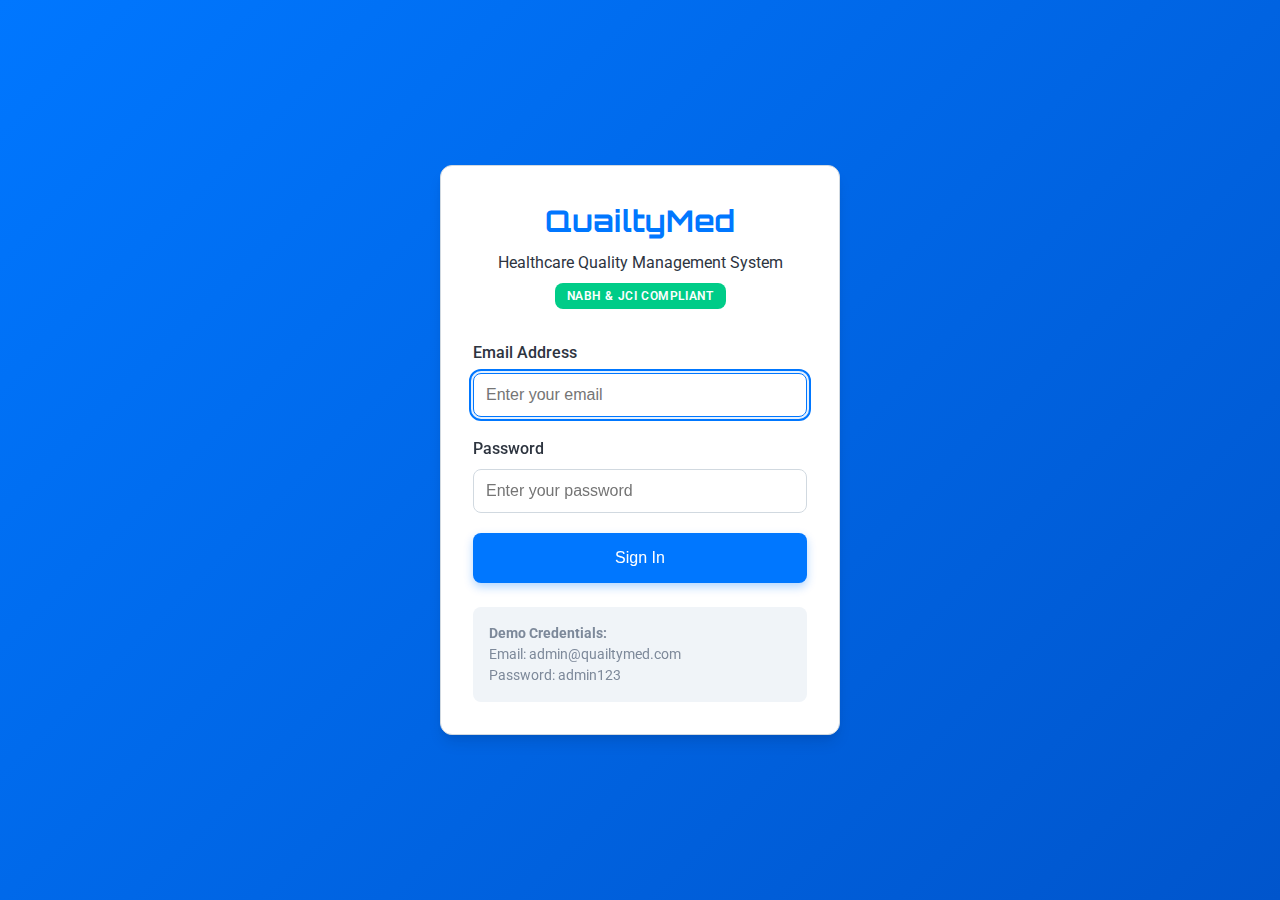
<file: index.html>
<!DOCTYPE html>
<html lang="en">
<head>
    <meta charset="UTF-8">
    <meta name="viewport" content="width=device-width, initial-scale=1.0">
    <title>QuailtyMed - Healthcare Quality Management System</title>
    <meta name="description" content="NABH and JCI compliant healthcare quality management system">
    
    <link rel="stylesheet" href="css/style.css">
    
    <link rel="manifest" href="manifest.json">
    <meta name="theme-color" content="#1e40af">
    
    <link rel="icon" type="image/x-icon" href="assets/favicon.ico">
    <link rel="apple-touch-icon" href="assets/profile.jpg">
    
    <link rel="preload" href="js/app.js" as="script">
    <link rel="preload" href="js/api.js" as="script">
    
    <link rel="preconnect" href="https://fonts.googleapis.com">
    <link rel="preconnect" href="https://fonts.gstatic.com" crossorigin>
    <link href="https://fonts.googleapis.com/css2?family=Orbitron:wght@400;500;700&family=Roboto:wght@400;500;700&display=swap" rel="stylesheet">
</head>
<body>
    <div id="loadingOverlay" class="loading-overlay">
        <div class="loading-spinner"></div>
        <p>Loading QuailtyMed...</p>
    </div>

    <div id="loginScreen" class="login-screen">
        <div class="login-container">
            <div class="login-header">
                <h1>QuailtyMed</h1>
                <p>Healthcare Quality Management System</p>
                <p class="compliance-badge">NABH & JCI Compliant</p>
            </div>
            
            <form id="loginForm" class="login-form">
                <div class="form-group">
                    <label for="email">Email Address</label>
                    <input type="email" id="email" name="email" required 
                           placeholder="Enter your email" autocomplete="username">
                </div>
                
                <div class="form-group">
                    <label for="password">Password</label>
                    <input type="password" id="password" name="password" required 
                           placeholder="Enter your password" autocomplete="current-password">
                </div>
                
                <button type="submit" class="btn-primary">
                    <span class="btn-text">Sign In</span>
                    <span class="btn-loading" style="display: none;">Signing In...</span>
                </button>
                
                <div id="loginError" class="error-message" style="display: none;"></div>
            </form>
            
            <div class="demo-credentials">
                <p><strong>Demo Credentials:</strong></p>
                <p>Email: admin@quailtymed.com</p>
                <p>Password: admin123</p>
            </div>
        </div>
    </div>

    <div id="appContainer" class="app-container" style="display: none;">
        <header class="app-header">
            <div class="header-content">
                <div class="header-left">
                    <button id="menuToggle" class="menu-toggle" aria-label="Toggle menu">
                        <span></span>
                        <span></span>
                        <span></span>
                    </button>
                    <h1 class="app-title">QuailtyMed</h1>
                </div>
                
                <div class="header-right">
                    <button id="themeToggle" class="theme-toggle-btn" aria-label="Toggle day/night mode">
                        🌙 Night Mode
                    </button>
                    <div class="user-info">
                        <span id="userName" class="user-name"></span>
                        <span id="userRole" class="user-role"></span>
                    </div>
                    <button id="logoutBtn" class="logout-btn" aria-label="Logout">
                        <span>Logout</span>
                    </button>
                </div>
            </div>
        </header>

        <main class="main-content">
            <aside id="sidebar" class="sidebar">
                <div class="sidebar-header">
                    <h3>Departments</h3>
                    <button id="refreshDepartments" class="refresh-btn" aria-label="Refresh departments">
                        ↻
                    </button>
                </div>
                
                <div id="departmentsList" class="departments-list">
                    </div>
            </aside>

            <section class="content-area">
                <div id="dashboardView" class="view-container active">
                    <div class="dashboard-header">
                        <h2>Dashboard</h2>
                        <div class="dashboard-filters">
                            <select id="dashboardFilter" class="filter-select">
                                <option value="all">All Departments</option>
                            </select>
                        </div>
                    </div>
                    
                    <div class="dashboard-cards">
                        <div class="dashboard-card">
                            <div class="card-icon">📋</div>
                            <div class="card-content">
                                <h3>Pending Checklists</h3>
                                <div id="pendingChecklists" class="card-number">-</div>
                            </div>
                        </div>
                        
                        <div class="dashboard-card">
                            <div class="card-icon">🔧</div>
                            <div class="card-content">
                                <h3>Overdue PMs</h3>
                                <div id="overduePMs" class="card-number">-</div>
                            </div>
                        </div>
                        
                        <div class="dashboard-card">
                            <div class="card-icon">❌</div>
                            <div class="card-content">
                                <h3>Open NCRs</h3>
                                <div id="openNCRs" class="card-number">-</div>
                            </div>
                        </div>
                        
                        <div class="dashboard-card">
                            <div class="card-icon">📊</div>
                            <div class="card-content">
                                <h3>Compliance Rate</h3>
                                <div id="complianceRate" class="card-number">-</div>
                            </div>
                        </div>
                    </div>
                    
                    <div class="quick-actions">
                        <h3>Quick Actions</h3>
                        <div class="action-buttons">
                            <button id="createChecklistBtn" class="action-btn">
                                <span class="btn-icon">📝</span>
                                Create Checklist
                            </button>
                            <button id="schedulePMBtn" class="action-btn">
                                <span class="btn-icon">⏰</span>
                                Schedule PM
                            </button>
                            <button id="raiseNCRBtn" class="action-btn">
                                <span class="btn-icon">⚠️</span>
                                Raise NCR
                            </button>
                        </div>
                    </div>
                </div>

                <div id="assetsView" class="view-container">
                    <div class="view-header">
                        <button id="backToDocumentTypes" class="back-btn">← Back to Document Types</button>
                        <h2 id="assetsTitle">Select Asset</h2>
                    </div>
                    <div id="assetsList" class="assets-list">
                        </div>
                </div>
                
                <div id="checklistView" class="view-container">
                    <div class="view-header">
                        <button id="backToAssets" class="back-btn">← Back to Assets</button>
                        <div class="view-title">
                            <h2 id="checklistTitle">Daily Checklist</h2>
                            <p id="checklistInfo" class="view-subtitle"></p>
                        </div>
                    </div>
                    
                    <div id="checklistContainer" class="checklist-container">
                        </div>
                    
                    <div class="save-checklist-container">
                        <button id="saveChecklistBtn" class="btn-primary">
                            Save Checklist
                        </button>
                    </div>
                </div>

                <div id="assetTypesView" class="view-container">
                    <div class="view-header">
                        <button id="backToDepartments" class="back-btn">← Back to Departments</button>
                        <h2 id="assetTypesTitle">Asset Types</h2>
                    </div>
                    
                    <div id="assetTypesList" class="asset-types-list">
                        </div>
                </div>

                <div id="documentTypesView" class="view-container">
                    <div class="view-header">
                        <button id="backToAssetTypes" class="back-btn">← Back to Asset Types</button>
                        <h2 id="documentTypesTitle">Document Types</h2>
                    </div>
                    
                    <div id="documentTypesList" class="document-types-list">
                        </div>
                </div>
            </section>
        </main>
    </div>

    <div id="standardModal" class="modal">
        <div class="modal-content">
            <div class="modal-header">
                <h3 id="standardModalTitle">Standard Details</h3>
                <button class="modal-close" aria-label="Close">&times;</button>
            </div>
            <div class="modal-body">
                <div id="standardModalContent">
                    </div>
            </div>
        </div>
    </div>

    <div id="uploadModal" class="modal">
        <div class="modal-content">
            <div class="modal-header">
                <h3>Upload Evidence</h3>
                <button class="modal-close" aria-label="Close">&times;</button>
            </div>
            <div class="modal-body">
                <form id="uploadForm" enctype="multipart/form-data">
                    <div class="form-group">
                        <label for="fileInput">Select File</label>
                        <input type="file" id="fileInput" name="file" 
                               accept="image/*,.pdf,.doc,.docx,.txt" required>
                        <small>Max size: 5MB. Allowed: Images, PDF, DOC, DOCX, TXT</small>
                    </div>
                    
                    <div class="form-actions">
                        <button type="submit" class="btn-primary">Upload</button>
                        <button type="button" class="btn-secondary modal-close">Cancel</button>
                    </div>
                </form>
            </div>
        </div>
    </div>

    <div id="toastContainer" class="toast-container" aria-live="polite"></div>

    <script src="js/api.js"></script>
    <script src="js/app.js"></script>
    
    <script>
        if ('serviceWorker' in navigator) {
            navigator.serviceWorker.register('sw.js')
                .then(reg => console.log('Service Worker registered'))
                .catch(err => console.log('Service Worker registration failed'));
        }
    </script>
</body>
</html>
</file>
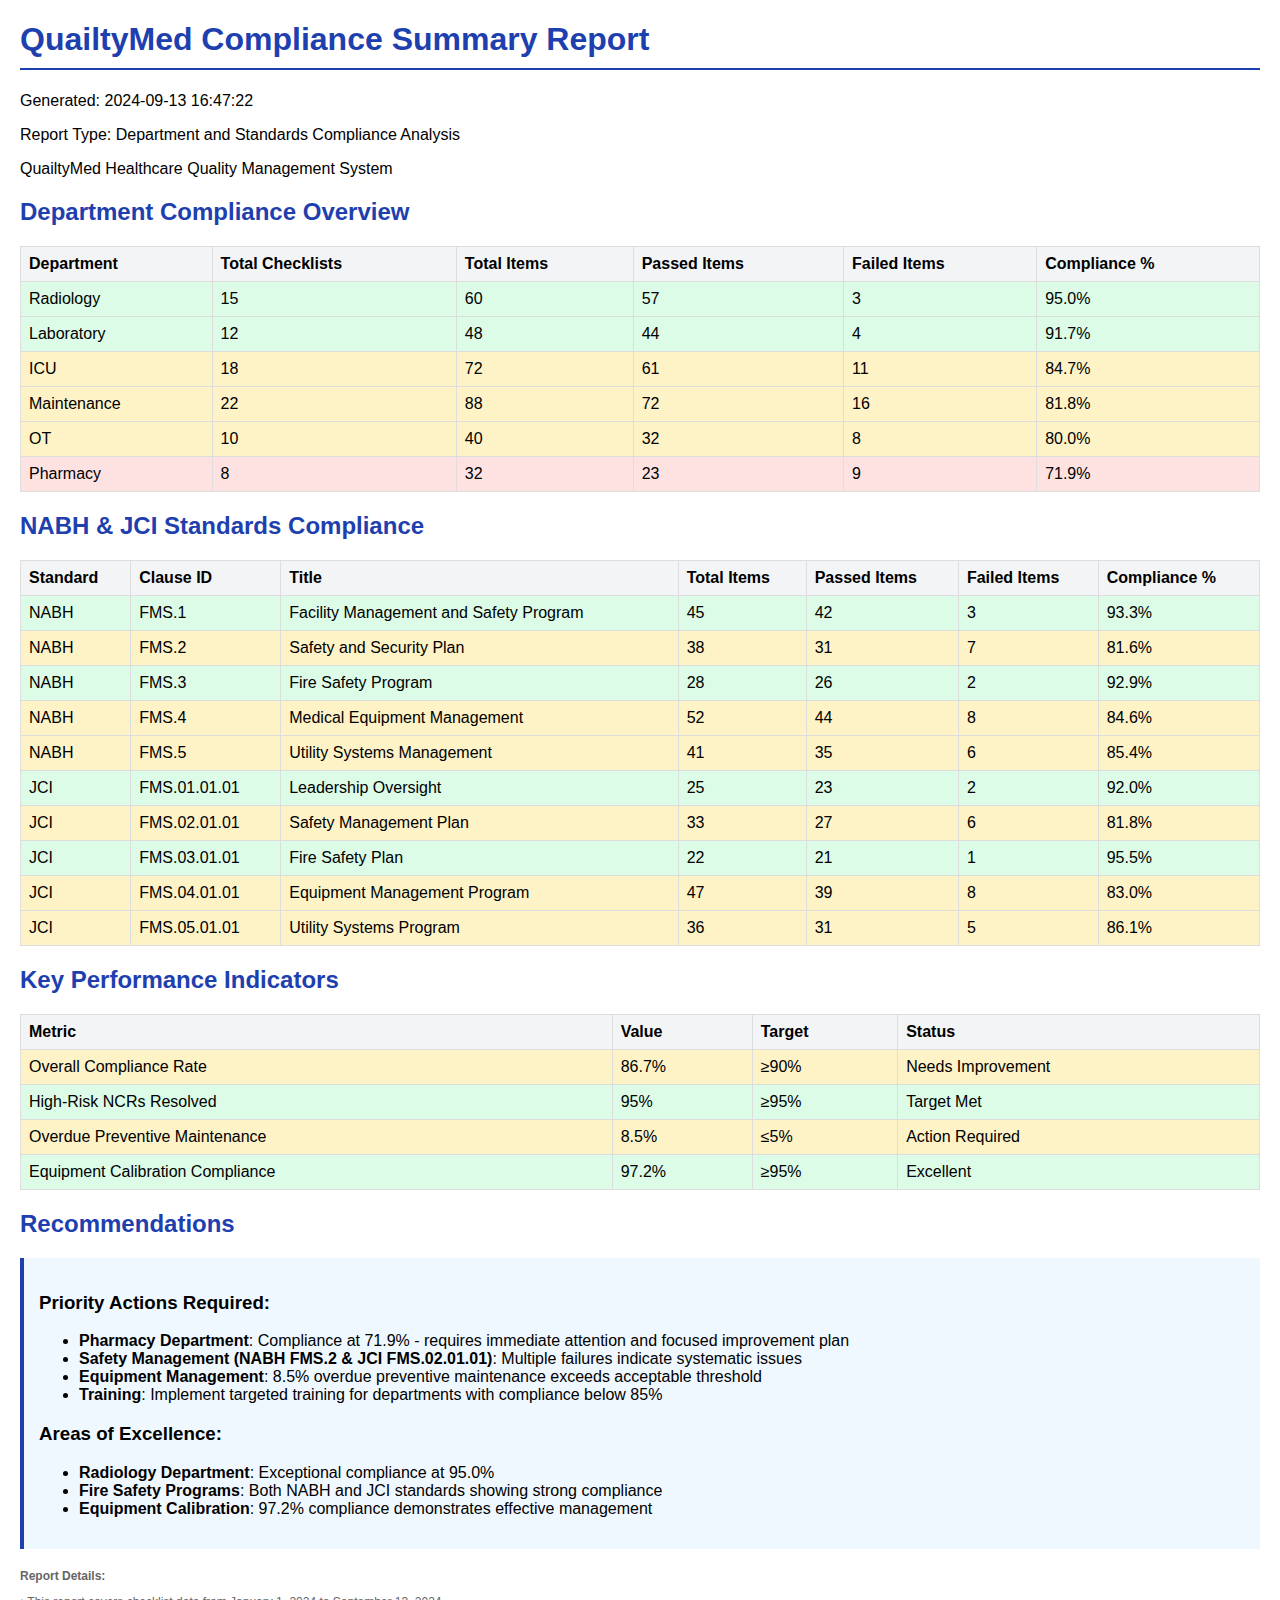
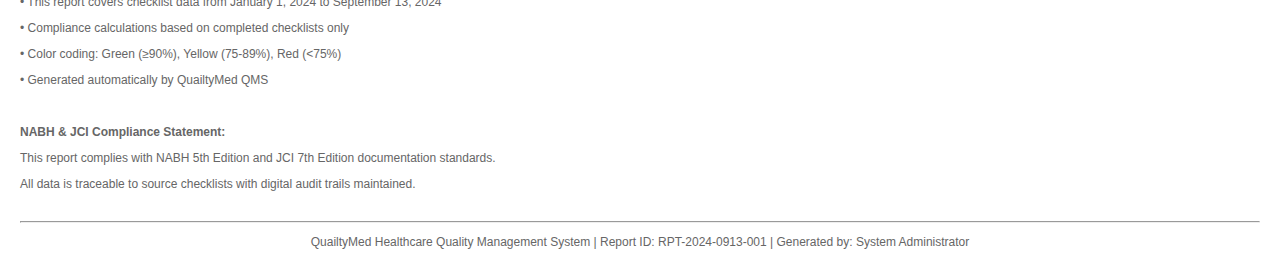
<file: sample_compliance_report.html>
<!DOCTYPE html>
<html>
<head>
    <meta charset="UTF-8">
    <title>Compliance Summary Report</title>
    <style>
        body { font-family: Arial, sans-serif; margin: 20px; }
        h1, h2 { color: #1e40af; }
        h1 { border-bottom: 2px solid #1e40af; padding-bottom: 10px; }
        table { width: 100%; border-collapse: collapse; margin: 20px 0; }
        th, td { border: 1px solid #ddd; padding: 8px; text-align: left; }
        th { background-color: #f3f4f6; font-weight: bold; }
        .high-compliance { background-color: #dcfce7; }
        .medium-compliance { background-color: #fef3c7; }
        .low-compliance { background-color: #fee2e2; }
        .header { margin-bottom: 20px; }
        .footer { margin-top: 20px; font-size: 12px; color: #666; }
    </style>
</head>
<body>
    <div class="header">
        <h1>QuailtyMed Compliance Summary Report</h1>
        <p>Generated: 2024-09-13 16:47:22</p>
        <p>Report Type: Department and Standards Compliance Analysis</p>
        <p>QuailtyMed Healthcare Quality Management System</p>
    </div>
    
    <h2>Department Compliance Overview</h2>
    <table>
        <tr>
            <th>Department</th>
            <th>Total Checklists</th>
            <th>Total Items</th>
            <th>Passed Items</th>
            <th>Failed Items</th>
            <th>Compliance %</th>
        </tr>
        <tr class="high-compliance">
            <td>Radiology</td>
            <td>15</td>
            <td>60</td>
            <td>57</td>
            <td>3</td>
            <td>95.0%</td>
        </tr>
        <tr class="high-compliance">
            <td>Laboratory</td>
            <td>12</td>
            <td>48</td>
            <td>44</td>
            <td>4</td>
            <td>91.7%</td>
        </tr>
        <tr class="medium-compliance">
            <td>ICU</td>
            <td>18</td>
            <td>72</td>
            <td>61</td>
            <td>11</td>
            <td>84.7%</td>
        </tr>
        <tr class="medium-compliance">
            <td>Maintenance</td>
            <td>22</td>
            <td>88</td>
            <td>72</td>
            <td>16</td>
            <td>81.8%</td>
        </tr>
        <tr class="medium-compliance">
            <td>OT</td>
            <td>10</td>
            <td>40</td>
            <td>32</td>
            <td>8</td>
            <td>80.0%</td>
        </tr>
        <tr class="low-compliance">
            <td>Pharmacy</td>
            <td>8</td>
            <td>32</td>
            <td>23</td>
            <td>9</td>
            <td>71.9%</td>
        </tr>
    </table>
    
    <h2>NABH & JCI Standards Compliance</h2>
    <table>
        <tr>
            <th>Standard</th>
            <th>Clause ID</th>
            <th>Title</th>
            <th>Total Items</th>
            <th>Passed Items</th>
            <th>Failed Items</th>
            <th>Compliance %</th>
        </tr>
        <tr class="high-compliance">
            <td>NABH</td>
            <td>FMS.1</td>
            <td>Facility Management and Safety Program</td>
            <td>45</td>
            <td>42</td>
            <td>3</td>
            <td>93.3%</td>
        </tr>
        <tr class="medium-compliance">
            <td>NABH</td>
            <td>FMS.2</td>
            <td>Safety and Security Plan</td>
            <td>38</td>
            <td>31</td>
            <td>7</td>
            <td>81.6%</td>
        </tr>
        <tr class="high-compliance">
            <td>NABH</td>
            <td>FMS.3</td>
            <td>Fire Safety Program</td>
            <td>28</td>
            <td>26</td>
            <td>2</td>
            <td>92.9%</td>
        </tr>
        <tr class="medium-compliance">
            <td>NABH</td>
            <td>FMS.4</td>
            <td>Medical Equipment Management</td>
            <td>52</td>
            <td>44</td>
            <td>8</td>
            <td>84.6%</td>
        </tr>
        <tr class="medium-compliance">
            <td>NABH</td>
            <td>FMS.5</td>
            <td>Utility Systems Management</td>
            <td>41</td>
            <td>35</td>
            <td>6</td>
            <td>85.4%</td>
        </tr>
        <tr class="high-compliance">
            <td>JCI</td>
            <td>FMS.01.01.01</td>
            <td>Leadership Oversight</td>
            <td>25</td>
            <td>23</td>
            <td>2</td>
            <td>92.0%</td>
        </tr>
        <tr class="medium-compliance">
            <td>JCI</td>
            <td>FMS.02.01.01</td>
            <td>Safety Management Plan</td>
            <td>33</td>
            <td>27</td>
            <td>6</td>
            <td>81.8%</td>
        </tr>
        <tr class="high-compliance">
            <td>JCI</td>
            <td>FMS.03.01.01</td>
            <td>Fire Safety Plan</td>
            <td>22</td>
            <td>21</td>
            <td>1</td>
            <td>95.5%</td>
        </tr>
        <tr class="medium-compliance">
            <td>JCI</td>
            <td>FMS.04.01.01</td>
            <td>Equipment Management Program</td>
            <td>47</td>
            <td>39</td>
            <td>8</td>
            <td>83.0%</td>
        </tr>
        <tr class="medium-compliance">
            <td>JCI</td>
            <td>FMS.05.01.01</td>
            <td>Utility Systems Program</td>
            <td>36</td>
            <td>31</td>
            <td>5</td>
            <td>86.1%</td>
        </tr>
    </table>

    <h2>Key Performance Indicators</h2>
    <table>
        <tr>
            <th>Metric</th>
            <th>Value</th>
            <th>Target</th>
            <th>Status</th>
        </tr>
        <tr class="medium-compliance">
            <td>Overall Compliance Rate</td>
            <td>86.7%</td>
            <td>≥90%</td>
            <td>Needs Improvement</td>
        </tr>
        <tr class="high-compliance">
            <td>High-Risk NCRs Resolved</td>
            <td>95%</td>
            <td>≥95%</td>
            <td>Target Met</td>
        </tr>
        <tr class="medium-compliance">
            <td>Overdue Preventive Maintenance</td>
            <td>8.5%</td>
            <td>≤5%</td>
            <td>Action Required</td>
        </tr>
        <tr class="high-compliance">
            <td>Equipment Calibration Compliance</td>
            <td>97.2%</td>
            <td>≥95%</td>
            <td>Excellent</td>
        </tr>
    </table>

    <h2>Recommendations</h2>
    <div style="background-color: #f0f8ff; padding: 15px; border-left: 4px solid #1e40af; margin: 20px 0;">
        <h3>Priority Actions Required:</h3>
        <ul>
            <li><strong>Pharmacy Department</strong>: Compliance at 71.9% - requires immediate attention and focused improvement plan</li>
            <li><strong>Safety Management (NABH FMS.2 & JCI FMS.02.01.01)</strong>: Multiple failures indicate systematic issues</li>
            <li><strong>Equipment Management</strong>: 8.5% overdue preventive maintenance exceeds acceptable threshold</li>
            <li><strong>Training</strong>: Implement targeted training for departments with compliance below 85%</li>
        </ul>

        <h3>Areas of Excellence:</h3>
        <ul>
            <li><strong>Radiology Department</strong>: Exceptional compliance at 95.0%</li>
            <li><strong>Fire Safety Programs</strong>: Both NABH and JCI standards showing strong compliance</li>
            <li><strong>Equipment Calibration</strong>: 97.2% compliance demonstrates effective management</li>
        </ul>
    </div>

    <div class="footer">
        <p><strong>Report Details:</strong></p>
        <p>• This report covers checklist data from January 1, 2024 to September 13, 2024</p>
        <p>• Compliance calculations based on completed checklists only</p>
        <p>• Color coding: Green (≥90%), Yellow (75-89%), Red (<75%)</p>
        <p>• Generated automatically by QuailtyMed QMS</p>
        <br>
        <p><strong>NABH & JCI Compliance Statement:</strong></p>
        <p>This report complies with NABH 5th Edition and JCI 7th Edition documentation standards.</p>
        <p>All data is traceable to source checklists with digital audit trails maintained.</p>
        
        <hr style="margin-top: 30px;">
        <p style="text-align: center; color: #666;">
            QuailtyMed Healthcare Quality Management System | 
            Report ID: RPT-2024-0913-001 | 
            Generated by: System Administrator
        </p>
    </div>
</body>
</html>
</file>
<file: css/style.css>
/**
 * QuailtyMed CSS Styles
 * Mobile-first responsive design with modern UI elements
 * Supports both light and dark themes with accessibility features
 */

/* CSS Custom Properties (Variables) - Light Theme */
:root {
  /* Color Palette - Futuristic Light */
  --primary-color: #0077ff; /* Blue for a tech feel */
  --primary-light: #4c9aff;
  --primary-dark: #0055cc;
  --secondary-color: #00cc88; /* Vibrant green */
  --secondary-light: #33ffbb;
  --accent-color: #ffaa00; /* Amber for alerts */
  --danger-color: #ff3333;
  --warning-color: #ffcc00;
  --success-color: #00cc88;
  
  /* Neutral Colors */
  --white: #ffffff;
  --gray-50: #f0f4f8; /* A very light gray-blue */
  --gray-100: #e3e8ed;
  --gray-200: #d1d9e0;
  --gray-300: #b9c4d0;
  --gray-400: #9aa8b8;
  --gray-500: #7d899a;
  --gray-600: #5f6b7c;
  --gray-700: #444e5b;
  --gray-800: #2d343f;
  --gray-900: #1b1f26;
  
  /* Backgrounds */
  --bg-color: var(--gray-50);
  --bg-card: var(--white);
  --bg-header: var(--white);
  --bg-sidebar: var(--white);
  --border-color: var(--gray-200);
  --text-color: var(--gray-800);
  --text-muted: var(--gray-500);

  /* Typography */
  --font-family: 'Roboto', sans-serif;
  --font-family-title: 'Orbitron', sans-serif;
  --font-size-xs: 0.75rem;
  --font-size-sm: 0.875rem;
  --font-size-base: 1rem;
  --font-size-lg: 1.125rem;
  --font-size-xl: 1.25rem;
  --font-size-2xl: 1.5rem;
  --font-size-3xl: 1.875rem;
  
  /* Spacing */
  --spacing-1: 0.25rem;
  --spacing-2: 0.5rem;
  --spacing-3: 0.75rem;
  --spacing-4: 1rem;
  --spacing-5: 1.25rem;
  --spacing-6: 1.5rem;
  --spacing-8: 2rem;
  --spacing-12: 3rem;
  --spacing-16: 4rem;
  
  /* Layout */
  --header-height: 60px;
  --sidebar-width: 280px;
  --border-radius: 8px;
  --border-radius-lg: 12px;
  --box-shadow: 0 4px 6px -1px rgba(0, 0, 0, 0.1), 0 2px 4px -1px rgba(0, 0, 0, 0.06);
  --box-shadow-lg: 0 10px 15px -3px rgba(0, 0, 0, 0.1), 0 4px 6px -2px rgba(0, 0, 0, 0.05);
  
  /* Animation */
  --transition: all 0.3s cubic-bezier(0.4, 0, 0.2, 1);
  --transition-fast: all 0.15s ease-in-out;
}

/* Dark Mode Variables */
body.dark-mode {
  --primary-color: #00ccff; /* Cyan for a tech feel */
  --primary-light: #33e6ff;
  --primary-dark: #0099cc;
  --secondary-color: #00ffaa; /* Brighter green */
  --secondary-light: #33ffbb;
  --accent-color: #ffdb58; /* Gold for alerts */
  --danger-color: #ff6666;
  --warning-color: #ffcc66;
  --success-color: #00ffaa;
  
  /* Neutral Colors */
  --white: #ffffff;
  --gray-50: #1b1f26;
  --gray-100: #2d343f;
  --gray-200: #444e5b;
  --gray-300: #5f6b7c;
  --gray-400: #7d899a;
  --gray-500: #9aa8b8;
  --gray-600: #b9c4d0;
  --gray-700: #d1d9e0;
  --gray-800: #e3e8ed;
  --gray-900: #f0f4f8;

  /* Backgrounds */
  --bg-color: #1a202c;
  --bg-card: #2d3748;
  --bg-header: #2d3748;
  --bg-sidebar: #2d3748;
  --border-color: #4a5568;
  --text-color: var(--gray-700);
  --text-muted: var(--gray-600);

  color: var(--text-color);
  background-color: var(--bg-color);
}

/* Reset and Base Styles */
* {
  box-sizing: border-box;
  margin: 0;
  padding: 0;
}

html {
  font-size: 16px;
  line-height: 1.5;
}

body {
  font-family: var(--font-family);
  font-size: var(--font-size-base);
  color: var(--text-color);
  background-color: var(--bg-color);
  -webkit-font-smoothing: antialiased;
  -moz-osx-font-smoothing: grayscale;
  transition: background-color 0.3s, color 0.3s;
}

/* Focus States for Accessibility */
*:focus {
  outline: 2px solid var(--primary-color);
  outline-offset: 2px;
}

/* Loading Overlay */
.loading-overlay {
  position: fixed;
  top: 0;
  left: 0;
  right: 0;
  bottom: 0;
  background: var(--bg-color);
  display: flex;
  flex-direction: column;
  align-items: center;
  justify-content: center;
  z-index: 9999;
}

.loading-spinner {
  width: 40px;
  height: 40px;
  border: 4px solid var(--border-color);
  border-top: 4px solid var(--primary-color);
  border-radius: 50%;
  animation: spin 1s linear infinite;
  margin-bottom: var(--spacing-4);
}

@keyframes spin {
  0% { transform: rotate(0deg); }
  100% { transform: rotate(360deg); }
}

/* Login Screen */
.login-screen {
  min-height: 100vh;
  display: flex;
  align-items: center;
  justify-content: center;
  background: linear-gradient(135deg, var(--primary-color) 0%, var(--primary-dark) 100%);
  padding: var(--spacing-4);
}

.login-container {
  background: var(--bg-card);
  padding: var(--spacing-8);
  border-radius: var(--border-radius-lg);
  box-shadow: var(--box-shadow-lg);
  width: 100%;
  max-width: 400px;
  border: 1px solid var(--border-color);
}

.login-header {
  text-align: center;
  margin-bottom: var(--spacing-8);
}

.login-header h1 {
  font-family: var(--font-family-title);
  font-size: var(--font-size-3xl);
  font-weight: 700;
  color: var(--primary-color);
  margin-bottom: var(--spacing-2);
}

.compliance-badge {
  background: var(--success-color);
  color: var(--white);
  font-size: var(--font-size-xs);
  padding: var(--spacing-1) var(--spacing-3);
  border-radius: var(--border-radius);
  font-weight: 600;
  text-transform: uppercase;
  letter-spacing: 0.05em;
  display: inline-block;
  margin-top: var(--spacing-2);
}

.login-form {
  margin-bottom: var(--spacing-6);
}

.form-group {
  margin-bottom: var(--spacing-5);
}

.form-group label {
  display: block;
  margin-bottom: var(--spacing-2);
  font-weight: 500;
  color: var(--text-color);
}

.form-group input {
  width: 100%;
  padding: var(--spacing-3);
  border: 1px solid var(--border-color);
  border-radius: var(--border-radius);
  font-size: var(--font-size-base);
  transition: var(--transition-fast);
  background-color: transparent;
  color: var(--text-color);
}

.form-group input:focus {
  border-color: var(--primary-color);
  box-shadow: 0 0 0 3px rgba(0, 119, 255, 0.1);
}

.demo-credentials {
  background: var(--bg-color);
  padding: var(--spacing-4);
  border-radius: var(--border-radius);
  font-size: var(--font-size-sm);
  color: var(--text-muted);
}

/* Buttons */
.btn-primary, .btn-secondary, .action-btn {
  display: inline-flex;
  align-items: center;
  justify-content: center;
  padding: var(--spacing-3) var(--spacing-6);
  border: none;
  border-radius: var(--border-radius);
  font-size: var(--font-size-base);
  font-weight: 500;
  text-decoration: none;
  cursor: pointer;
  transition: var(--transition-fast);
  gap: var(--spacing-2);
}

.btn-primary {
  background-color: var(--primary-color);
  color: var(--white);
  width: 100%;
  padding: var(--spacing-4) var(--spacing-6);
  box-shadow: 0 4px 10px rgba(0, 119, 255, 0.3);
}

.btn-primary:hover {
  background-color: var(--primary-dark);
  transform: translateY(-2px);
  box-shadow: 0 6px 15px rgba(0, 119, 255, 0.4);
}

.btn-primary:disabled {
  background-color: var(--gray-400);
  cursor: not-allowed;
  transform: none;
  box-shadow: none;
}

.btn-secondary {
  background-color: var(--gray-200);
  color: var(--gray-700);
  border: 1px solid var(--border-color);
}

.btn-secondary:hover {
  background-color: var(--gray-300);
  transform: translateY(-1px);
}

.action-btn {
  background-color: var(--bg-card);
  border: 1px solid var(--border-color);
  color: var(--text-color);
  padding: var(--spacing-4);
  flex-direction: column;
  gap: var(--spacing-2);
  min-height: 100px;
  width: 100%;
  box-shadow: var(--box-shadow);
}

.action-btn:hover {
  background-color: var(--bg-color);
  border-color: var(--primary-color);
  color: var(--primary-color);
  transform: translateY(-2px);
  box-shadow: var(--box-shadow-lg);
}

.btn-icon {
  font-size: var(--font-size-xl);
}

/* Day/Night toggle button */
.theme-toggle-btn {
  background: var(--bg-card);
  color: var(--text-color);
  border: 1px solid var(--border-color);
  padding: var(--spacing-2) var(--spacing-4);
  border-radius: 9999px;
  font-size: var(--font-size-sm);
  cursor: pointer;
  transition: var(--transition-fast);
  box-shadow: var(--box-shadow);
}

.theme-toggle-btn:hover {
  background-color: var(--gray-100);
  transform: translateY(-1px);
}

/* App Layout */
.app-container {
  display: flex;
  flex-direction: column;
  min-height: 100vh;
}

.app-header {
  height: var(--header-height);
  background-color: var(--bg-header);
  border-bottom: 1px solid var(--border-color);
  box-shadow: var(--box-shadow);
  position: sticky;
  top: 0;
  z-index: 100;
  transition: var(--transition);
}

.header-content {
  height: 100%;
  display: flex;
  align-items: center;
  justify-content: space-between;
  padding: 0 var(--spacing-4);
  max-width: 1400px;
  margin: 0 auto;
}

.header-left {
  display: flex;
  align-items: center;
  gap: var(--spacing-4);
}

.menu-toggle {
  display: none;
  flex-direction: column;
  gap: 3px;
  background: none;
  border: none;
  padding: var(--spacing-2);
  cursor: pointer;
}

.menu-toggle span {
  width: 20px;
  height: 2px;
  background-color: var(--text-color);
  border-radius: 1px;
  transition: var(--transition-fast);
}

.app-title {
  font-family: var(--font-family-title);
  font-size: var(--font-size-xl);
  font-weight: 700;
  color: var(--primary-color);
}

.header-right {
  display: flex;
  align-items: center;
  gap: var(--spacing-4);
}

.user-info {
  display: flex;
  flex-direction: column;
  align-items: flex-end;
}

.user-name {
  font-weight: 500;
  color: var(--text-color);
  font-size: var(--font-size-sm);
}

.user-role {
  font-size: var(--font-size-xs);
  color: var(--text-muted);
  text-transform: capitalize;
}

.logout-btn {
  background: var(--danger-color);
  color: var(--white);
  border: none;
  padding: var(--spacing-2) var(--spacing-4);
  border-radius: var(--border-radius);
  font-size: var(--font-size-sm);
  cursor: pointer;
  transition: var(--transition-fast);
}

.logout-btn:hover {
  background-color: #b91c1c;
}

/* Main Content Area */
.main-content {
  flex: 1;
  display: flex;
  max-width: 1400px;
  margin: 0 auto;
  width: 100%;
}

.sidebar {
  width: var(--sidebar-width);
  background-color: var(--bg-sidebar);
  border-right: 1px solid var(--border-color);
  padding: var(--spacing-4);
  overflow-y: auto;
  transition: var(--transition);
}

.sidebar-header {
  display: flex;
  align-items: center;
  justify-content: space-between;
  margin-bottom: var(--spacing-4);
  padding-bottom: var(--spacing-4);
  border-bottom: 1px solid var(--border-color);
}

.sidebar-header h3 {
  font-size: var(--font-size-lg);
  font-weight: 600;
  color: var(--text-color);
}

.refresh-btn {
  background: none;
  border: 1px solid var(--border-color);
  color: var(--text-color);
  padding: var(--spacing-1) var(--spacing-2);
  border-radius: var(--border-radius);
  cursor: pointer;
  font-size: var(--font-size-base);
  transition: var(--transition-fast);
}

.refresh-btn:hover {
  background-color: var(--bg-color);
  border-color: var(--primary-color);
  color: var(--primary-color);
}

.content-area {
  flex: 1;
  padding: var(--spacing-6);
  overflow-y: auto;
}

/* View Containers */
.view-container {
  display: none;
}

.view-container.active {
  display: block;
  animation: fadeIn 0.3s ease-in-out;
}

@keyframes fadeIn {
  from { opacity: 0; transform: translateY(10px); }
  to { opacity: 1; transform: translateY(0); }
}

.view-header {
  margin-bottom: var(--spacing-6);
}

.back-btn {
  background: none;
  border: none;
  color: var(--primary-color);
  font-size: var(--font-size-base);
  cursor: pointer;
  margin-bottom: var(--spacing-3);
  display: flex;
  align-items: center;
  gap: var(--spacing-2);
  transition: var(--transition-fast);
}

.back-btn:hover {
  color: var(--primary-dark);
  text-decoration: underline;
}

.view-title h2 {
  font-family: var(--font-family-title);
  font-size: var(--font-size-2xl);
  font-weight: 700;
  color: var(--text-color);
  margin-bottom: var(--spacing-2);
}

.view-subtitle {
  color: var(--text-muted);
  font-size: var(--font-size-sm);
}

/* Dashboard */
.dashboard-header {
  display: flex;
  justify-content: space-between;
  align-items: center;
  margin-bottom: var(--spacing-6);
}

.dashboard-header h2 {
  font-family: var(--font-family-title);
  font-size: var(--font-size-2xl);
  font-weight: 700;
  color: var(--text-color);
}

.filter-select {
  padding: var(--spacing-2) var(--spacing-3);
  border: 1px solid var(--border-color);
  border-radius: var(--border-radius);
  background-color: var(--bg-card);
  color: var(--text-color);
  font-size: var(--font-size-sm);
}

.dashboard-cards {
  display: grid;
  grid-template-columns: repeat(auto-fit, minmax(250px, 1fr));
  gap: var(--spacing-4);
  margin-bottom: var(--spacing-8);
}

.dashboard-card {
  background-color: var(--bg-card);
  padding: var(--spacing-6);
  border-radius: var(--border-radius-lg);
  box-shadow: var(--box-shadow);
  display: flex;
  align-items: center;
  gap: var(--spacing-4);
  transition: var(--transition);
  border: 1px solid var(--border-color);
}

.dashboard-card:hover {
  transform: translateY(-2px);
  box-shadow: 0 10px 20px rgba(0, 0, 0, 0.2);
}

.card-icon {
  font-size: 2rem;
  width: 60px;
  height: 60px;
  display: flex;
  align-items: center;
  justify-content: center;
  background-color: var(--bg-color);
  border-radius: var(--border-radius);
}

.card-content h3 {
  font-size: var(--font-size-base);
  font-weight: 600;
  color: var(--text-color);
  margin-bottom: var(--spacing-1);
}

.card-number {
  font-family: var(--font-family-title);
  font-size: var(--font-size-2xl);
  font-weight: 700;
  color: var(--primary-color);
}

.quick-actions {
  margin-top: var(--spacing-8);
}

.quick-actions h3 {
  font-family: var(--font-family-title);
  font-size: var(--font-size-lg);
  font-weight: 600;
  color: var(--text-color);
  margin-bottom: var(--spacing-4);
}

.action-buttons {
  display: grid;
  grid-template-columns: repeat(auto-fit, minmax(200px, 1fr));
  gap: var(--spacing-4);
}

/* Lists */
.departments-list, .asset-types-list, .document-types-list {
  display: flex;
  flex-direction: column;
  gap: var(--spacing-2);
}

.department-item, .asset-type-item, .document-type-item {
  padding: var(--spacing-4);
  background-color: var(--bg-card);
  border: 1px solid var(--border-color);
  border-radius: var(--border-radius);
  cursor: pointer;
  transition: var(--transition-fast);
  box-shadow: var(--box-shadow);
}

.department-item:hover, .asset-type-item:hover, .document-type-item:hover {
  background-color: var(--bg-color);
  border-color: var(--primary-color);
  transform: translateX(4px);
  box-shadow: 0 6px 15px rgba(0, 0, 0, 0.15);
}

.department-item.active, .asset-type-item.active, .document-type-item.active {
  background-color: var(--primary-color);
  color: var(--white);
  border-color: var(--primary-color);
}

.item-name {
  font-weight: 500;
  margin-bottom: var(--spacing-1);
}

.item-description {
  font-size: var(--font-size-sm);
  color: var(--text-muted);
  line-height: 1.4;
}

.department-item.active .item-description,
.asset-type-item.active .item-description,
.document-type-item.active .item-description {
  color: rgba(255, 255, 255, 0.8);
}

/* Checklist */
.checklist-container {
  display: flex;
  flex-direction: column;
  gap: var(--spacing-4);
}

.checklist-item {
  background-color: var(--bg-card);
  border: 1px solid var(--border-color);
  border-radius: var(--border-radius-lg);
  padding: var(--spacing-6);
  box-shadow: var(--box-shadow);
  transition: var(--transition-fast);
}

.checklist-item:hover {
  box-shadow: var(--box-shadow-lg);
}

.checklist-question {
  font-weight: 500;
  margin-bottom: var(--spacing-4);
  color: var(--text-color);
  font-size: var(--font-size-base);
}

.standard-reference {
  display: inline-flex;
  align-items: center;
  gap: var(--spacing-2);
  margin-bottom: var(--spacing-3);
  font-size: var(--font-size-sm);
  color: var(--text-muted);
}

.standard-badge {
  background-color: var(--primary-color);
  color: var(--white);
  padding: var(--spacing-1) var(--spacing-2);
  border-radius: var(--border-radius);
  font-size: var(--font-size-xs);
  font-weight: 500;
  cursor: pointer;
  transition: var(--transition-fast);
}

.standard-badge:hover {
  background-color: var(--primary-dark);
}

.checklist-controls {
  display: flex;
  flex-wrap: wrap;
  gap: var(--spacing-3);
  margin-bottom: var(--spacing-4);
}

.result-options {
  display: flex;
  gap: var(--spacing-2);
}

.result-option {
  padding: var(--spacing-2) var(--spacing-4);
  border: 1px solid var(--border-color);
  border-radius: var(--border-radius);
  background-color: var(--bg-card);
  color: var(--text-color);
  cursor: pointer;
  font-size: var(--font-size-sm);
  transition: var(--transition-fast);
}

.result-option.pass {
  border-color: var(--success-color);
  color: var(--success-color);
}

.result-option.pass.active {
  background-color: var(--success-color);
  color: var(--white);
}

.result-option.fail {
  border-color: var(--danger-color);
  color: var(--danger-color);
}

.result-option.fail.active {
  background-color: var(--danger-color);
  color: var(--white);
}

.result-option.na {
  border-color: var(--gray-400);
  color: var(--gray-600);
}

.result-option.na.active {
  background-color: var(--gray-400);
  color: var(--white);
}

.remarks-input {
  width: 100%;
  padding: var(--spacing-3);
  border: 1px solid var(--border-color);
  border-radius: var(--border-radius);
  font-family: inherit;
  font-size: var(--font-size-sm);
  resize: vertical;
  min-height: 80px;
  background-color: transparent;
  color: var(--text-color);
}

.remarks-input:focus {
  border-color: var(--primary-color);
  box-shadow: 0 0 0 3px rgba(0, 119, 255, 0.1);
}

.upload-evidence {
  display: flex;
  align-items: center;
  gap: var(--spacing-3);
  margin-top: var(--spacing-3);
}

.upload-btn {
  background-color: var(--gray-100);
  border: 1px solid var(--border-color);
  padding: var(--spacing-2) var(--spacing-3);
  border-radius: var(--border-radius);
  font-size: var(--font-size-sm);
  cursor: pointer;
  transition: var(--transition-fast);
  color: var(--text-color)
}

.upload-btn:hover {
  background-color: var(--gray-200);
}

.save-checklist-container {
  padding: var(--spacing-6);
  text-align: right;
  border-top: 1px solid var(--border-color);
  margin-top: var(--spacing-4);
}

/* Modals */
.modal {
  display: none;
  position: fixed;
  top: 0;
  left: 0;
  right: 0;
  bottom: 0;
  background-color: rgba(0, 0, 0, 0.5);
  z-index: 1000;
  padding: var(--spacing-4);
}

.modal.show {
  display: flex;
  align-items: center;
  justify-content: center;
  animation: modalFadeIn 0.3s ease-out;
}

@keyframes modalFadeIn {
  from { opacity: 0; }
  to { opacity: 1; }
}

.modal-content {
  background-color: var(--bg-card);
  border-radius: var(--border-radius-lg);
  max-width: 600px;
  width: 100%;
  max-height: 90vh;
  overflow-y: auto;
  animation: modalSlideIn 0.3s ease-out;
  border: 1px solid var(--border-color);
}

@keyframes modalSlideIn {
  from { transform: translateY(-50px) scale(0.95); }
  to { transform: translateY(0) scale(1); }
}

.modal-header {
  display: flex;
  align-items: center;
  justify-content: space-between;
  padding: var(--spacing-6);
  border-bottom: 1px solid var(--border-color);
}

.modal-header h3 {
  font-size: var(--font-size-lg);
  font-weight: 600;
  color: var(--text-color);
}

.modal-close {
  background: none;
  border: none;
  font-size: var(--font-size-xl);
  color: var(--gray-400);
  cursor: pointer;
  padding: var(--spacing-2);
  border-radius: var(--border-radius);
  transition: var(--transition-fast);
}

.modal-close:hover {
  background-color: var(--gray-100);
  color: var(--gray-600);
}

.modal-body {
  padding: var(--spacing-6);
}

.form-actions {
  display: flex;
  gap: var(--spacing-3);
  margin-top: var(--spacing-4);
}

/* Toast Notifications */
.toast-container {
  position: fixed;
  top: var(--spacing-4);
  right: var(--spacing-4);
  z-index: 1100;
  display: flex;
  flex-direction: column;
  gap: var(--spacing-2);
}

.toast {
  padding: var(--spacing-4);
  border-radius: var(--border-radius);
  color: var(--white);
  font-weight: 500;
  box-shadow: var(--box-shadow-lg);
  animation: toastSlideIn 0.3s ease-out;
  max-width: 400px;
}

@keyframes toastSlideIn {
  from { transform: translateX(100%); opacity: 0; }
  to { transform: translateX(0); opacity: 1; }
}

.toast.success {
  background-color: var(--success-color);
}

.toast.error {
  background-color: var(--danger-color);
}

.toast.warning {
  background-color: var(--warning-color);
}

.toast.info {
  background-color: var(--primary-color);
}

.error-message {
  background-color: #fef2f2;
  border: 1px solid #fecaca;
  color: var(--danger-color);
  padding: var(--spacing-3);
  border-radius: var(--border-radius);
  font-size: var(--font-size-sm);
  margin-top: var(--spacing-3);
}

/* Mobile Responsive Design */
@media (max-width: 768px) {
  .menu-toggle {
    display: flex;
  }
  
  .sidebar {
    position: fixed;
    left: -100%;
    top: var(--header-height);
    height: calc(100vh - var(--header-height));
    z-index: 200;
    transition: left 0.3s ease-in-out;
    box-shadow: var(--box-shadow-lg);
  }
  
  .sidebar.show {
    left: 0;
  }
  
  .content-area {
    padding: var(--spacing-4);
  }
  
  .dashboard-cards {
    grid-template-columns: 1fr;
  }
  
  .action-buttons {
    grid-template-columns: 1fr;
  }
  
  .header-content {
    padding: 0 var(--spacing-3);
  }
  
  .user-info {
    display: none;
  }
  
  .checklist-controls {
    flex-direction: column;
  }
  
  .result-options {
    justify-content: center;
  }
  
  .modal-content {
    margin: var(--spacing-4);
    max-height: calc(100vh - var(--spacing-8));
  }
  
  .toast-container {
    left: var(--spacing-4);
    right: var(--spacing-4);
  }
  
  .toast {
    max-width: none;
  }
  
  .save-checklist-container {
    text-align: center;
  }
}

@media (max-width: 480px) {
  .login-container {
    padding: var(--spacing-6);
    margin: var(--spacing-2);
  }
  
  .checklist-item {
    padding: var(--spacing-4);
  }
  
  .dashboard-header {
    flex-direction: column;
    align-items: stretch;
    gap: var(--spacing-3);
  }
  
  .view-header {
    margin-bottom: var(--spacing-4);
  }
}

/* High contrast mode for accessibility */
@media (prefers-contrast: high) {
  :root {
    --gray-200: #000000;
    --gray-300: #000000;
    --box-shadow: 0 0 0 1px #000000;
  }
}

/* Reduced motion for accessibility */
@media (prefers-reduced-motion: reduce) {
  * {
    animation-duration: 0.01ms !important;
    animation-iteration-count: 1 !important;
    transition-duration: 0.01ms !important;
  }
}

/* Print styles */
@media print {
  .app-header,
  .sidebar,
  .back-btn,
  .action-btn,
  .upload-btn,
  .refresh-btn,
  .logout-btn {
    display: none !important;
  }
  
  .content-area {
    padding: 0;
    margin: 0;
  }
  
  .checklist-item {
    border: 1px solid #000;
    margin-bottom: var(--spacing-4);
    page-break-inside: avoid;
  }
}
</file>
